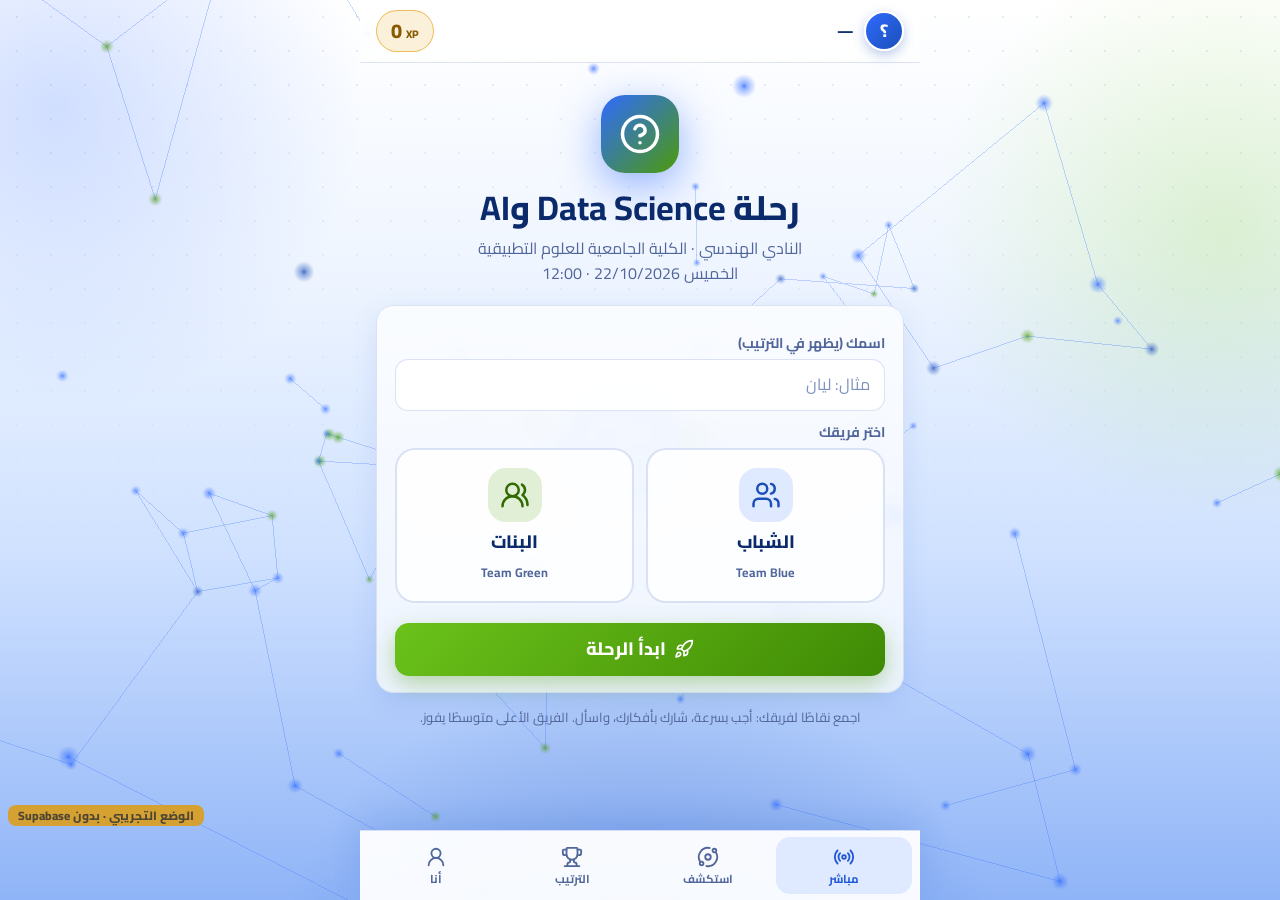
<file: index.html>
<!doctype html>
<html lang="ar" dir="rtl">
<head>
<meta charset="utf-8">
<meta name="viewport" content="width=device-width,initial-scale=1,viewport-fit=cover">
<meta name="theme-color" content="#EEF5FF">
<title>رحلة علم البيانات والذكاء الاصطناعي · UCAS</title>
<meta name="description" content="نشاط تفاعلي مباشر لطلبة علم البيانات والذكاء الاصطناعي الجدد: مسابقات، مجرة وظائف ثلاثية الأبعاد، وتحديات بين الشباب والبنات.">
<link rel="icon" href="data:image/svg+xml,%3Csvg xmlns='http://www.w3.org/2000/svg' viewBox='0 0 32 32'%3E%3Crect width='32' height='32' rx='8' fill='%232F6BFF'/%3E%3Ccircle cx='16' cy='16' r='5' fill='%237ED321'/%3E%3C/svg%3E">
<link rel="preload" href="fonts/cairo-arabic-700-normal.woff2" as="font" type="font/woff2" crossorigin>
<link rel="stylesheet" href="css/base.css">
<link rel="stylesheet" href="css/student.css">
<link rel="stylesheet" href="css/light.css">
</head>
<body>
<div class="stage" id="stage"><canvas id="c3d"></canvas><div class="labels" id="labels"></div></div>
<div id="demo-ribbon" class="hide">الوضع التجريبي · بدون Supabase</div>
<div id="app">
  <header class="top" id="top" hidden>
    <div class="who"><div class="av" id="av">؟</div><div><b id="whoName">—</b><small id="whoLvl"></small></div></div>
    <div class="xpill" id="xpill"><span id="xpv">0</span><small>XP</small></div>
  </header>
  <main id="view" aria-live="polite"></main>
  <nav class="tabs" id="tabs" hidden>
    <button data-tab="live" class="on"><span data-i="radio"></span><b>مباشر</b></button>
    <button data-tab="explore"><span data-i="orbit"></span><b>استكشف</b></button>
    <button data-tab="rank"><span data-i="trophy"></span><b>الترتيب</b></button>
    <button data-tab="me"><span data-i="user-round"></span><b>أنا</b></button>
  </nav>
</div>
<noscript><p style="padding:24px">يتطلب هذا الموقع تفعيل JavaScript.</p></noscript>
<script src="vendor/supabase.js"></script>
<script src="vendor/qrcode.js"></script>
<script type="module" src="js/student.js"></script>
</body>
</html>
</file>
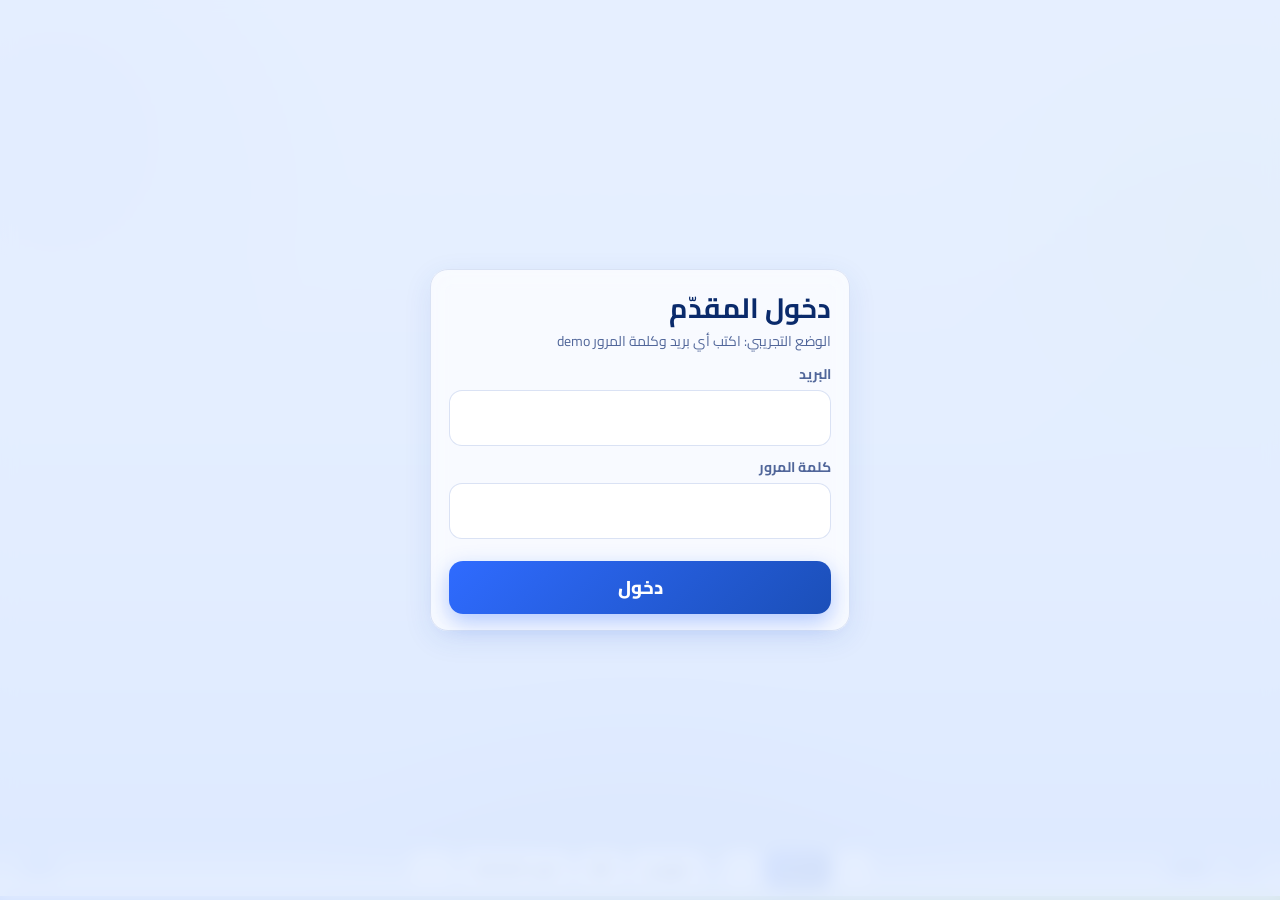
<file: present.html>
<!doctype html>
<html lang="ar" dir="rtl">
<head>
<meta charset="utf-8">
<meta name="viewport" content="width=device-width,initial-scale=1">
<meta name="robots" content="noindex">
<title>شاشة المقدّم · علم البيانات والذكاء الاصطناعي</title>
<link rel="icon" href="data:image/svg+xml,%3Csvg xmlns='http://www.w3.org/2000/svg' viewBox='0 0 32 32'%3E%3Crect width='32' height='32' rx='8' fill='%232F6BFF'/%3E%3Ccircle cx='16' cy='16' r='5' fill='%237ED321'/%3E%3C/svg%3E">
<link rel="stylesheet" href="css/base.css">
<link rel="stylesheet" href="css/present.css">
<link rel="stylesheet" href="css/light.css">
</head>
<body>
<div class="stage" id="stage"><canvas id="c3d"></canvas><div class="labels" id="labels"></div></div>
<div id="scene"></div>
<div id="reactions"></div>

<div id="login" class="overlay">
  <form class="card login" id="loginForm">
    <h2>دخول المقدّم</h2>
    <p id="loginHint" style="color:var(--muted);font-size:14px"></p>
    <label class="f" for="em">البريد</label><input type="text" id="em" autocomplete="username" dir="ltr">
    <label class="f" for="pw">كلمة المرور</label><input type="text" id="pw" autocomplete="current-password" dir="ltr" style="-webkit-text-security:disc">
    <div class="err" id="lerr" style="color:#ffb3c0;min-height:22px;font-weight:700"></div>
    <button class="btn" style="width:100%">دخول</button>
  </form>
</div>

<div id="hud" class="hud">
  <div class="hud-l"><span id="hStat" class="chip">—</span><span id="hClock" class="chip ltr">00:00</span></div>
  <div class="hud-c" id="hBar">
    <button class="btn ghost sm" id="bPrev" title="السابق (←)">‹</button>
    <button class="btn sm" id="bAct" title="Space">التالي</button>
    <button class="btn ghost sm" id="bNext" title="التالي (→)">›</button>
    <span class="sep"></span>
    <button class="btn ghost sm" id="bMenu" title="G">فهرس</button>
    <button class="btn ghost sm" id="bQr" title="Q">QR</button>
    <button class="btn ghost sm" id="bFs" title="F">ملء الشاشة</button>
    <button class="btn ghost sm" id="bMore" title="المزيد">⋯</button>
  </div>
  <div class="hud-r"><span id="hScene" class="chip ltr">1/1</span></div>
  <div class="progress"><i id="hProg"></i></div>
</div>
<div id="menu" class="overlay hide"><div class="card menu"><div class="mh"><h3>فهرس المشاهد</h3><button class="btn ghost sm" id="mClose">إغلاق</button></div><div id="mList"></div></div></div>
<div id="qrov" class="overlay hide"><div class="qrbox"><div id="qrBig"></div><h2>امسح للانضمام</h2><p id="qrUrl" class="ltr"></p></div></div>
<div id="more" class="overlay hide"><div class="card menu" style="max-width:420px"><div class="mh"><h3>أدوات المقدّم</h3><button class="btn ghost sm" id="moClose">إغلاق</button></div>
  <div class="list">
    <button class="btn ghost" id="mSecret">إظهار كلمة السر الختامية</button>
    <button class="btn ghost" id="mReset">تصفير الجلسة (حذف اللاعبين والإجابات)</button>
    <button class="btn ghost" id="mLogout">تسجيل الخروج</button>
    <a class="btn ghost" href="index.html" target="_blank">فتح تطبيق الطلبة</a>
  </div><div id="moOut" style="margin-top:10px;font-size:26px;font-weight:800;text-align:center;direction:ltr"></div></div></div>
<script src="vendor/supabase.js"></script>
<script src="vendor/qrcode.js"></script>
<script type="module" src="js/present.js"></script>
</body>
</html>
</file>
<file: css/base.css>
/* ===== الخطوط (محلية) ===== */
@font-face{font-family:Cairo;font-weight:400;font-display:swap;src:url(../fonts/cairo-arabic-400-normal.woff2) format("woff2");unicode-range:U+0600-06FF,U+0750-077F,U+0870-088E,U+0890-0891,U+0898-08E1,U+08E3-08FF,U+200C-200E,U+2010-2011,U+204F,U+2E41,U+FB50-FDFF,U+FE70-FE74,U+FE76-FEFC}
@font-face{font-family:Cairo;font-weight:600;font-display:swap;src:url(../fonts/cairo-arabic-600-normal.woff2) format("woff2");unicode-range:U+0600-06FF,U+0750-077F,U+0870-088E,U+0890-0891,U+0898-08E1,U+08E3-08FF,U+200C-200E,U+2010-2011,U+204F,U+2E41,U+FB50-FDFF,U+FE70-FE74,U+FE76-FEFC}
@font-face{font-family:Cairo;font-weight:700;font-display:swap;src:url(../fonts/cairo-arabic-700-normal.woff2) format("woff2");unicode-range:U+0600-06FF,U+0750-077F,U+0870-088E,U+0890-0891,U+0898-08E1,U+08E3-08FF,U+200C-200E,U+2010-2011,U+204F,U+2E41,U+FB50-FDFF,U+FE70-FE74,U+FE76-FEFC}
@font-face{font-family:Cairo;font-weight:800;font-display:swap;src:url(../fonts/cairo-arabic-800-normal.woff2) format("woff2");unicode-range:U+0600-06FF,U+0750-077F,U+0870-088E,U+0890-0891,U+0898-08E1,U+08E3-08FF,U+200C-200E,U+2010-2011,U+204F,U+2E41,U+FB50-FDFF,U+FE70-FE74,U+FE76-FEFC}
@font-face{font-family:Cairo;font-weight:400;font-display:swap;src:url(../fonts/cairo-latin-400-normal.woff2) format("woff2");unicode-range:U+0000-00FF,U+0131,U+0152-0153,U+02BB-02BC,U+02C6,U+02DA,U+02DC,U+2000-206F,U+2074,U+20AC,U+2122,U+2191,U+2193,U+2212,U+2215,U+FEFF,U+FFFD}
@font-face{font-family:Cairo;font-weight:600;font-display:swap;src:url(../fonts/cairo-latin-700-normal.woff2) format("woff2");unicode-range:U+0000-00FF,U+0131,U+0152-0153,U+02BB-02BC,U+02C6,U+02DA,U+02DC,U+2000-206F,U+2074,U+20AC,U+2122,U+2191,U+2193,U+2212,U+2215,U+FEFF,U+FFFD}
@font-face{font-family:Cairo;font-weight:700;font-display:swap;src:url(../fonts/cairo-latin-700-normal.woff2) format("woff2");unicode-range:U+0000-00FF,U+0131,U+0152-0153,U+02BB-02BC,U+02C6,U+02DA,U+02DC,U+2000-206F,U+2074,U+20AC,U+2122,U+2191,U+2193,U+2212,U+2215,U+FEFF,U+FFFD}
@font-face{font-family:Cairo;font-weight:800;font-display:swap;src:url(../fonts/cairo-latin-800-normal.woff2) format("woff2");unicode-range:U+0000-00FF,U+0131,U+0152-0153,U+02BB-02BC,U+02C6,U+02DA,U+02DC,U+2000-206F,U+2074,U+20AC,U+2122,U+2191,U+2193,U+2212,U+2215,U+FEFF,U+FFFD}

:root{
  --navy:#0A2A6B;--ink:#061A47;--ink2:#0B2559;--blue:#2F6BFF;--blue2:#6AA2FF;--green:#7ED321;--greend:#5FA812;--amber:#F2A900;--red:#FF5C7A;--violet:#6A5CFF;
  --bg:#05143A;--card:rgba(255,255,255,.07);--card2:rgba(255,255,255,.11);--line:rgba(255,255,255,.14);--text:#F3F7FF;--muted:#A9BAE0;
  --r:18px;--shadow:0 12px 40px rgba(0,0,0,.35);
  --safe-b:env(safe-area-inset-bottom,0px);
}
*{box-sizing:border-box;-webkit-tap-highlight-color:transparent}
html,body{margin:0;height:100%}
body{font-family:Cairo,"Segoe UI",Tahoma,sans-serif;background:var(--bg);color:var(--text);direction:rtl;font-size:16px;line-height:1.6;overflow-x:hidden}
h1,h2,h3,h4,p{margin:0}
button{font:inherit;color:inherit;cursor:pointer;border:0;background:none}
input,textarea,select{font:inherit;color:inherit}
a{color:var(--blue2)}
.ic{flex:none;vertical-align:middle}
bdi.en,.en{unicode-bidi:isolate;direction:ltr;font-weight:700}
.ltr{direction:ltr;unicode-bidi:isolate;display:inline-block}
.hide{display:none!important}
.sr{position:absolute;width:1px;height:1px;overflow:hidden;clip:rect(0 0 0 0)}
:focus-visible{outline:3px solid var(--green);outline-offset:2px;border-radius:8px}

/* أزرار */
.btn{display:inline-flex;align-items:center;justify-content:center;gap:8px;padding:12px 20px;border-radius:14px;font-weight:800;background:linear-gradient(135deg,var(--blue),#1B4FB8);color:#fff;box-shadow:0 8px 22px rgba(47,107,255,.35);transition:transform .15s,filter .15s,opacity .15s;min-height:46px}
.btn:hover{filter:brightness(1.1)}.btn:active{transform:scale(.96)}
.btn.green{background:linear-gradient(135deg,var(--green),var(--greend));color:#0A2A6B;box-shadow:0 8px 22px rgba(126,211,33,.3)}
.btn.ghost{background:var(--card);box-shadow:none;border:1px solid var(--line)}
.btn.sm{padding:7px 14px;min-height:36px;border-radius:11px;font-size:14px}
.btn:disabled{opacity:.45;pointer-events:none}
.card{background:var(--card);border:1px solid var(--line);border-radius:var(--r);padding:16px 18px;backdrop-filter:blur(10px);-webkit-backdrop-filter:blur(10px)}
.chip{display:inline-flex;align-items:center;gap:6px;padding:4px 12px;border-radius:99px;background:rgba(47,107,255,.2);border:1px solid rgba(106,162,255,.4);font-weight:700;font-size:13px;color:#cfe0ff}
.chip.g{background:rgba(126,211,33,.16);border-color:rgba(126,211,33,.45);color:#d7f5a8}
.tchip{display:inline-flex;align-items:center;gap:5px;padding:2px 10px;border-radius:99px;font-size:12.5px;font-weight:800}
.tchip.shabab{background:rgba(47,107,255,.25);color:#bcd2ff}.tchip.banat{background:rgba(126,211,33,.22);color:#d3f4a0}
input[type=text],textarea,select{width:100%;background:rgba(255,255,255,.08);border:1.5px solid var(--line);border-radius:13px;padding:12px 14px;outline:0;transition:border .15s,background .15s}
input[type=text]:focus,textarea:focus{border-color:var(--blue2);background:rgba(255,255,255,.12)}
::placeholder{color:#8ea3d3}
textarea{resize:vertical;min-height:80px}
label.f{display:block;font-weight:700;font-size:14px;color:var(--muted);margin:10px 0 5px}

/* تراكب ثلاثي الأبعاد */
.stage{position:absolute;inset:0;overflow:hidden;background:radial-gradient(ellipse at 50% 20%,#123a8c 0%,#071f55 45%,#04112f 100%)}
.stage canvas{position:absolute;inset:0;width:100%;height:100%;display:block}
.stage .labels{position:absolute;inset:0;pointer-events:none;overflow:hidden}
.lbl3d{position:absolute;left:0;top:0;white-space:nowrap;text-align:center;padding:5px 12px;border-radius:12px;background:rgba(5,20,58,.72);border:1px solid var(--line);backdrop-filter:blur(6px);font-size:13px;line-height:1.25;will-change:transform;transition:background .2s,border-color .2s}
.lbl3d b{display:block;font-weight:800;font-size:14px}.lbl3d span{display:block;font-size:11.5px;color:var(--muted);direction:ltr}
.lbl3d.data{border-color:rgba(106,162,255,.7)}.lbl3d.ai{border-color:rgba(126,211,33,.7)}
.lbl3d.sel{background:rgba(47,107,255,.55);border-color:#fff;box-shadow:0 0 22px rgba(106,162,255,.7)}
.lbl3d.core{background:transparent;border:0;backdrop-filter:none;font-size:15px}
.lbl3d.core b{font-size:17px;letter-spacing:.5px}
.lbl3d.venn{background:transparent;border:0;backdrop-filter:none;text-shadow:0 2px 14px #000}
.lbl3d.venn b{font-size:clamp(15px,2.2vw,24px)}.lbl3d.venn i{display:block;font-style:normal;font-size:12px;color:#cfe0ff}
.lbl3d.venn.m{font-size:14px}
.lbl3d.tower{background:rgba(5,20,58,.6);padding:8px 18px}.lbl3d.tower b{font-size:18px}
.lbl3d.tower .sc{font-size:32px;font-weight:800;color:#fff;direction:ltr}
.lbl3d.tower.shabab{border-color:var(--blue)}.lbl3d.tower.banat{border-color:var(--green)}
.lbl3d.year b{font-size:15px}.lbl3d.year{border-color:rgba(255,255,255,.4)}

/* تأثيرات */
#confetti{position:fixed;inset:0;width:100%;height:100%;pointer-events:none;z-index:99}
#toasts{position:fixed;left:50%;transform:translateX(-50%);bottom:calc(88px + var(--safe-b));z-index:100;display:flex;flex-direction:column;gap:8px;align-items:center;pointer-events:none}
.toast{background:#0B2559;border:1px solid var(--line);padding:10px 18px;border-radius:14px;font-weight:700;box-shadow:var(--shadow);opacity:0;transform:translateY(10px);transition:.25s}
.toast.in{opacity:1;transform:none}.toast.ok{border-color:var(--green)}.toast.bad{border-color:var(--red)}
.float-react{position:absolute;bottom:-40px;font-size:38px;animation:floatUp 3.1s ease-out forwards;pointer-events:none;z-index:50;filter:drop-shadow(0 4px 8px rgba(0,0,0,.4))}
@keyframes floatUp{0%{transform:translate(0,0) scale(.6);opacity:0}12%{opacity:1}100%{transform:translate(var(--dx),-82vh) scale(1.3);opacity:0}}
@keyframes pop{0%{transform:scale(.7);opacity:0}60%{transform:scale(1.08)}100%{transform:scale(1);opacity:1}}
@keyframes pulse{0%,100%{box-shadow:0 0 0 0 rgba(126,211,33,.5)}50%{box-shadow:0 0 0 10px rgba(126,211,33,0)}}
@keyframes shake{0%,100%{transform:none}20%,60%{transform:translateX(-7px)}40%,80%{transform:translateX(7px)}}
@keyframes rise{from{transform:translateY(14px);opacity:0}to{transform:none;opacity:1}}
.rise{animation:rise .5s both}
@media (prefers-reduced-motion:reduce){*{animation-duration:.001s!important;transition-duration:.001s!important}}

/* شارات وتقدم */
.bar{height:10px;border-radius:99px;background:rgba(255,255,255,.12);overflow:hidden}
.bar>i{display:block;height:100%;border-radius:99px;background:linear-gradient(90deg,var(--blue),var(--green));transition:width .8s cubic-bezier(.2,.8,.2,1)}
.bdg{display:flex;flex-direction:column;align-items:center;text-align:center;gap:2px;padding:12px 8px;border-radius:16px;background:rgba(255,255,255,.05);border:1px dashed var(--line);opacity:.5;filter:grayscale(1)}
.bdg b{font-size:13px}.bdg small{font-size:11px;color:var(--muted);line-height:1.3}
.bdg.on{opacity:1;filter:none;border:1px solid var(--green);background:linear-gradient(160deg,rgba(126,211,33,.2),rgba(47,107,255,.15));animation:pop .5s}
.bdg.on .ic{color:var(--amber)}
</file>
<file: css/student.css>
body{overscroll-behavior-y:contain}
.stage{position:fixed}
#demo-ribbon{position:fixed;bottom:calc(74px + var(--safe-b));left:8px;z-index:60;opacity:.8;background:var(--amber);color:#3a2800;font-weight:800;font-size:12px;padding:1px 10px;border-radius:8px}
#app{position:relative;z-index:2;min-height:100dvh;max-width:560px;margin:0 auto;display:flex;flex-direction:column}
.top{position:sticky;top:0;z-index:20;display:flex;align-items:center;justify-content:space-between;padding:calc(10px + env(safe-area-inset-top,0px)) 16px 10px;background:linear-gradient(180deg,rgba(5,20,58,.92),rgba(5,20,58,.6));backdrop-filter:blur(10px);-webkit-backdrop-filter:blur(10px);border-bottom:1px solid var(--line)}
.who{display:flex;align-items:center;gap:10px}.who b{display:block;line-height:1.2;font-size:15px}.who small{color:var(--muted);font-size:12px}
.av{width:40px;height:40px;border-radius:50%;display:grid;place-items:center;font-weight:800;font-size:18px;background:linear-gradient(135deg,var(--blue),#1B4FB8);border:2px solid rgba(255,255,255,.35)}
.av.banat{background:linear-gradient(135deg,var(--green),var(--greend));color:#0A2A6B}
.xpill{display:flex;align-items:baseline;gap:4px;background:rgba(242,169,0,.16);border:1px solid rgba(242,169,0,.6);color:#ffd66b;padding:4px 14px;border-radius:99px;font-weight:800;font-size:20px;direction:ltr}
.xpill small{font-size:11px}
.xpill.bump{animation:pop .5s}
#view{flex:1;padding:14px 16px calc(96px + var(--safe-b));display:flex;flex-direction:column;gap:14px}
.tabs{position:fixed;bottom:0;left:50%;transform:translateX(-50%);width:min(560px,100%);z-index:30;display:grid;grid-template-columns:repeat(4,1fr);padding:6px 8px calc(6px + var(--safe-b));background:rgba(5,20,58,.94);backdrop-filter:blur(12px);-webkit-backdrop-filter:blur(12px);border-top:1px solid var(--line)}
.tabs button{display:flex;flex-direction:column;align-items:center;gap:1px;padding:6px 0;border-radius:14px;color:var(--muted);transition:.2s}
.tabs button b{font-size:11.5px}
.tabs button.on{color:#fff;background:rgba(47,107,255,.28)}
.tabs button.on .ic{color:var(--green)}
.tabs button.dot::after{content:"";position:absolute;width:9px;height:9px;border-radius:50%;background:var(--red);margin-top:4px;margin-inline-start:22px}

/* الانضمام */
.hero{text-align:center;padding:18px 4px 4px}
.hero .logo{display:inline-grid;place-items:center;width:78px;height:78px;border-radius:24px;background:linear-gradient(135deg,var(--blue),var(--green));box-shadow:0 12px 40px rgba(47,107,255,.5);animation:pulse 2.4s infinite}
.hero h1{font-size:clamp(25px,7vw,34px);line-height:1.25;margin:14px 0 6px;font-weight:800}
.hero p{color:var(--muted)}
.teams{display:grid;grid-template-columns:1fr 1fr;gap:12px}
.teams button{padding:18px 8px;border-radius:20px;border:2px solid var(--line);background:var(--card);display:flex;flex-direction:column;align-items:center;gap:6px;font-weight:800;font-size:18px;transition:.2s}
.teams button .big{width:54px;height:54px;border-radius:18px;display:grid;place-items:center}
.teams button[data-team=shabab] .big{background:rgba(47,107,255,.3);color:#cfe0ff}
.teams button[data-team=banat] .big{background:rgba(126,211,33,.28);color:#e1f8b8}
.teams button.on[data-team=shabab]{border-color:var(--blue);background:rgba(47,107,255,.25);transform:scale(1.03)}
.teams button.on[data-team=banat]{border-color:var(--green);background:rgba(126,211,33,.2);transform:scale(1.03)}
.teams small{font-weight:600;color:var(--muted);font-size:12.5px}
.err{color:#ffb3c0;font-weight:700;font-size:14px;min-height:20px}

/* البطاقة المباشرة */
.live-head{display:flex;align-items:center;justify-content:space-between;gap:10px}
.live-head h2{font-size:21px;line-height:1.35}
.dotlive{display:inline-flex;align-items:center;gap:6px;font-size:12px;font-weight:800;color:#ffd0d8}
.dotlive::before{content:"";width:9px;height:9px;border-radius:50%;background:var(--red);animation:pulse2 1.4s infinite}
@keyframes pulse2{50%{opacity:.25}}
.now h2{font-size:24px;margin:8px 0 4px}.now p{color:var(--muted)}
.react{display:grid;grid-template-columns:repeat(5,1fr);gap:8px}
.react button{font-size:28px;padding:8px 0;border-radius:16px;background:var(--card);border:1px solid var(--line);transition:transform .12s}
.react button:active{transform:scale(1.35) rotate(-6deg)}
.prog{display:flex;align-items:center;gap:10px;font-size:13px;color:var(--muted)}.prog .bar{flex:1}

/* الأسئلة */
.q{display:flex;flex-direction:column;gap:12px}
.q .qbody{font-size:21px;font-weight:800;line-height:1.5}
.q .media{border-radius:16px;overflow:hidden;aspect-ratio:360/230;background:#0b2559}
.timer{display:flex;align-items:center;gap:10px}
.timer .bar{flex:1;height:12px}.timer .bar>i{transition:width .2s linear;background:linear-gradient(90deg,var(--green),var(--amber),var(--red));background-size:300% 100%}
.timer b{font-size:22px;min-width:38px;direction:ltr;text-align:center;font-variant-numeric:tabular-nums}
.opts{display:grid;gap:10px}
.opt{display:flex;align-items:center;gap:12px;text-align:start;padding:14px 16px;border-radius:16px;background:var(--card);border:2px solid var(--line);font-weight:700;font-size:17px;transition:.15s;min-height:58px}
.opt .k{width:34px;height:34px;border-radius:11px;display:grid;place-items:center;background:rgba(255,255,255,.1);font-weight:800;flex:none}
.opt:active{transform:scale(.97)}
.opt.sel{border-color:var(--blue2);background:rgba(47,107,255,.3)}
.opt.ok{border-color:var(--green);background:rgba(126,211,33,.25)}
.opt.ok .k{background:var(--green);color:#0A2A6B}
.opt.no{border-color:var(--red);background:rgba(255,92,122,.2);animation:shake .4s}
.opt[disabled]{pointer-events:none}.opt.dim{opacity:.45}
.tf{grid-template-columns:1fr 1fr}.tf .opt{justify-content:center;font-size:22px;min-height:84px;flex-direction:column;gap:4px}
.verdict{text-align:center;padding:16px}
.verdict .big{font-size:34px;font-weight:800;margin:4px 0}
.verdict.ok{border-color:var(--green);background:linear-gradient(160deg,rgba(126,211,33,.22),rgba(47,107,255,.12))}
.verdict.no{border-color:var(--red);background:rgba(255,92,122,.12)}
.pts{display:inline-block;padding:2px 14px;border-radius:99px;background:rgba(242,169,0,.2);color:#ffd66b;font-weight:800;font-size:20px;direction:ltr}
.why{margin-top:8px;color:#d6e2ff;font-size:15px}

/* لوحات */
.list{display:flex;flex-direction:column;gap:10px}
.row{display:flex;align-items:center;gap:12px}
.row .grow{flex:1;min-width:0}
.idea h4{font-size:17px}.idea p{font-size:14px;color:#cfdcff}
.idea .meta{font-size:12px;color:var(--muted);display:flex;gap:8px;align-items:center;margin-top:4px;flex-wrap:wrap}
.vbtn{display:flex;flex-direction:column;align-items:center;min-width:56px;padding:8px 10px;border-radius:14px;background:var(--card2);border:1px solid var(--line);font-weight:800}
.vbtn.on{background:rgba(126,211,33,.28);border-color:var(--green)}
.vbtn small{font-size:11px;color:var(--muted)}
.tbar{display:grid;gap:8px}
.tbar .t{display:grid;grid-template-columns:78px 1fr 60px;gap:10px;align-items:center;font-weight:800}
.tbar .bar{height:22px}.tbar .shabab i{background:linear-gradient(90deg,#1B4FB8,var(--blue))}.tbar .banat i{background:linear-gradient(90deg,var(--greend),var(--green))}
.tbar .v{direction:ltr;text-align:left}
.lb{display:grid;grid-template-columns:34px 1fr auto;gap:10px;align-items:center;padding:10px 12px;border-radius:14px;background:var(--card);border:1px solid transparent}
.lb.me{border-color:var(--amber);background:rgba(242,169,0,.14)}
.lb .rk{font-weight:800;text-align:center;color:var(--muted)}.lb:nth-child(1) .rk{color:#ffd66b}.lb:nth-child(2) .rk{color:#d6dde8}.lb:nth-child(3) .rk{color:#e6a572}
.lb .x{font-weight:800;direction:ltr}
.stats{display:grid;grid-template-columns:repeat(3,1fr);gap:10px}
.stats .s{text-align:center;padding:12px 6px}.stats .s b{display:block;font-size:24px;font-weight:800;direction:ltr}.stats .s small{color:var(--muted);font-size:12px}
.bgrid{display:grid;grid-template-columns:repeat(3,1fr);gap:10px}
.seg{display:grid;grid-template-columns:repeat(3,1fr);gap:6px;padding:5px;background:rgba(5,20,58,.75);border:1px solid var(--line);border-radius:16px;backdrop-filter:blur(8px)}
.seg button{padding:9px 4px;border-radius:12px;font-weight:800;font-size:14px;color:var(--muted)}
.seg button.on{background:linear-gradient(135deg,var(--blue),#1B4FB8);color:#fff}
.explore{flex:1;display:flex;flex-direction:column;gap:12px;pointer-events:none;min-height:calc(100dvh - 190px)}
.explore>*{pointer-events:auto}
.explore .spacer{flex:1;pointer-events:none;min-height:46vh}
.sheet{background:rgba(5,20,58,.88);border:1px solid var(--line);border-radius:22px;padding:16px;backdrop-filter:blur(14px);-webkit-backdrop-filter:blur(14px);animation:rise .4s both}
.sheet h3{font-size:20px}.sheet .sub{color:var(--green);font-weight:800;direction:ltr;text-align:start}
.tags{display:flex;flex-wrap:wrap;gap:6px;margin:8px 0}
.stars{display:flex;gap:6px;direction:ltr;justify-content:center}.stars button{font-size:30px;filter:grayscale(1);opacity:.6;transition:.15s}.stars button.on{filter:none;opacity:1;transform:scale(1.12)}
.big-count{font-size:64px;font-weight:800;text-align:center;direction:ltr;font-variant-numeric:tabular-nums;line-height:1.1}
.yrs{display:grid;grid-template-columns:repeat(4,1fr);gap:8px}
.yrs button{padding:10px 0;border-radius:14px;background:var(--card);border:1px solid var(--line);font-weight:800}
.yrs button.on{background:var(--green);color:#0A2A6B;border-color:var(--green)}
.course{display:flex;justify-content:space-between;gap:8px;padding:6px 0;border-bottom:1px dashed var(--line);font-size:14px}.course span:last-child{color:var(--muted)}
.lvlup{position:fixed;inset:0;z-index:90;display:grid;place-items:center;background:rgba(2,10,30,.8);backdrop-filter:blur(6px);animation:rise .3s both}
.lvlup .box{text-align:center;padding:28px 34px;border-radius:28px;background:linear-gradient(160deg,#123a8c,#0a2a6b);border:2px solid var(--green);animation:pop .6s both;max-width:86vw}
.lvlup .box .ic{color:var(--amber)}
</file>
<file: css/light.css>
/* ===== الثيم الفاتح: أبيض ← أزرق (يُحمَّل بعد باقي الملفات) ===== */
:root{
  --bg:#EAF2FF;--text:#0A2A6B;--muted:#51669A;--card:rgba(255,255,255,.74);--card2:rgba(255,255,255,.92);--line:rgba(27,79,184,.16);
  --blue2:#1F57D6;--green:#4C9A0A;--greend:#3C7C08;--red:#D6334F;--amber:#E39A00;--shadow:0 14px 40px rgba(27,79,184,.16);
}
body{color:var(--text);background:linear-gradient(180deg,#fff 0%,#EEF5FF 35%,#BCD5FF 100%) fixed}
a{color:#1F57D6}
.stage{background:linear-gradient(180deg,#FFFFFF 0%,#F0F6FF 28%,#CFE1FF 62%,#8FB4F7 100%)}
.stage::before{content:"";position:absolute;inset:-10%;pointer-events:none;background:
  radial-gradient(40vmax 40vmax at 12% 18%,rgba(47,107,255,.20),transparent 60%),
  radial-gradient(38vmax 38vmax at 88% 30%,rgba(126,211,33,.20),transparent 60%),
  radial-gradient(46vmax 46vmax at 50% 105%,rgba(27,79,184,.35),transparent 65%);animation:drift 22s ease-in-out infinite alternate}
.stage::after{content:"";position:absolute;inset:0;pointer-events:none;background-image:radial-gradient(rgba(27,79,184,.22) 1.2px,transparent 1.4px);background-size:34px 34px;-webkit-mask-image:linear-gradient(180deg,#000,transparent 70%);mask-image:linear-gradient(180deg,#000,transparent 70%);opacity:.5}
.stage canvas,.stage .labels{z-index:1}
@keyframes drift{from{transform:translate3d(-2%,-1%,0) scale(1)}to{transform:translate3d(2%,2%,0) scale(1.08)}}
.btn.ghost{background:rgba(255,255,255,.8);color:var(--text);border:1px solid var(--line)}
.btn.green{background:linear-gradient(135deg,#6BC21A,#3F8A05);color:#fff;box-shadow:0 8px 22px rgba(76,154,10,.35)}
.card{background:var(--card);box-shadow:0 8px 28px rgba(27,79,184,.10);border-color:rgba(255,255,255,.9);outline:1px solid var(--line);outline-offset:-1px}
.chip{background:rgba(47,107,255,.12);border-color:rgba(47,107,255,.35);color:#1B4FB8}
.chip.g{background:rgba(76,154,10,.13);border-color:rgba(76,154,10,.4);color:#2F6B00}
.tchip.shabab{background:rgba(47,107,255,.14);color:#1B4FB8}.tchip.banat{background:rgba(76,154,10,.15);color:#2F6B00}
input[type=text],textarea,select{background:rgba(255,255,255,.9);color:var(--text);border-color:var(--line)}
input[type=text]:focus,textarea:focus{background:#fff;border-color:var(--blue)}
::placeholder{color:#7C91BD}
.lbl3d{background:rgba(255,255,255,.88);color:var(--text);border-color:var(--line);box-shadow:0 6px 18px rgba(27,79,184,.15)}
.lbl3d span{color:var(--muted)}.lbl3d.data{border-color:rgba(47,107,255,.6)}.lbl3d.ai{border-color:rgba(76,154,10,.6)}
.lbl3d.sel{background:#2F6BFF;color:#fff;border-color:#fff;box-shadow:0 0 22px rgba(47,107,255,.6)}.lbl3d.sel span{color:#dbe7ff}
.lbl3d.core{background:transparent;box-shadow:none;color:#fff;text-shadow:0 1px 6px rgba(10,42,107,.6)}.lbl3d.core span{color:#fff}
.lbl3d.venn{background:transparent;box-shadow:none;text-shadow:0 1px 10px #fff}.lbl3d.venn i{color:var(--muted)}
.lbl3d.tower{background:rgba(255,255,255,.9)}.lbl3d.tower .sc{color:var(--text)}
.toast{background:#fff;color:var(--text);box-shadow:var(--shadow)}
.bar{background:rgba(27,79,184,.12)}
.bdg{background:rgba(255,255,255,.55)}.bdg.on{background:linear-gradient(160deg,rgba(76,154,10,.15),rgba(47,107,255,.12));border-color:#4C9A0A}.bdg.on .ic{color:#D98E00}
/* الطلبة */
.top{background:linear-gradient(180deg,rgba(255,255,255,.95),rgba(255,255,255,.7));border-bottom-color:var(--line)}
.av{color:#fff;border-color:#fff;box-shadow:0 4px 12px rgba(27,79,184,.3)}.av.banat{color:#fff}
.xpill{background:rgba(227,154,0,.14);border-color:rgba(227,154,0,.6);color:#8A5A00}
.tabs{background:rgba(255,255,255,.94);border-top-color:var(--line);box-shadow:0 -8px 30px rgba(27,79,184,.12)}
.tabs button.on{color:var(--blue2);background:rgba(47,107,255,.12)}.tabs button.on .ic{color:var(--blue2)}
.hero .logo{color:#fff}
.teams button{background:rgba(255,255,255,.85);color:var(--text)}
.teams button[data-team=shabab] .big{background:rgba(47,107,255,.15);color:#1B4FB8}.teams button[data-team=banat] .big{background:rgba(76,154,10,.16);color:#2F6B00}
.teams button.on[data-team=shabab]{background:rgba(47,107,255,.14)}.teams button.on[data-team=banat]{background:rgba(76,154,10,.14)}
.err{color:#C62848}.dotlive{color:#C62848}
.react button{background:rgba(255,255,255,.88)}
.opt{background:rgba(255,255,255,.9);color:var(--text)}.opt .k{background:rgba(27,79,184,.10)}
.opt.sel{background:rgba(47,107,255,.16);border-color:var(--blue)}
.opt.ok{background:rgba(76,154,10,.18);border-color:#4C9A0A}.opt.ok .k{background:#4C9A0A;color:#fff}
.opt.no{background:rgba(214,51,79,.12);border-color:#D6334F}
.verdict.ok{background:linear-gradient(160deg,rgba(76,154,10,.16),rgba(255,255,255,.8))}.verdict.no{background:rgba(214,51,79,.08)}
.pts{background:rgba(227,154,0,.16);color:#8A5A00}
.why{color:#243b73}.idea p{color:#33497f}
.vbtn{background:rgba(255,255,255,.9)}.vbtn.on{background:rgba(76,154,10,.18);border-color:#4C9A0A}
.lb{background:rgba(255,255,255,.82)}.lb.me{background:rgba(227,154,0,.14);border-color:#E39A00}
.lb:nth-child(1) .rk{color:#C98400}.lb:nth-child(2) .rk{color:#7B8AA8}.lb:nth-child(3) .rk{color:#B3763A}.lb .x{color:var(--text)}
.seg{background:rgba(255,255,255,.88)}.seg button.on{color:#fff}
.sheet{background:rgba(255,255,255,.92);box-shadow:var(--shadow)}
.yrs button{background:rgba(255,255,255,.9);color:var(--text)}.yrs button.on{background:#4C9A0A;color:#fff;border-color:#4C9A0A}
.lvlup{background:rgba(10,42,107,.45)}.lvlup .box{background:#fff;color:var(--text);border-color:#4C9A0A}
.tbar .shabab i{background:linear-gradient(90deg,#1B4FB8,#2F6BFF)}.tbar .banat i{background:linear-gradient(90deg,#3C7C08,#6BC21A)}
.stars button{filter:grayscale(1);opacity:.45}
/* المقدّم */
.overlay{background:rgba(228,238,255,.92)}
.hud{background:linear-gradient(0deg,rgba(255,255,255,.92),transparent)}
.progress{background:rgba(27,79,184,.12)}
.hud .sep{background:var(--line)}
#mList button:hover,#mList button.on{background:rgba(47,107,255,.15)}#mList .k{background:rgba(27,79,184,.10)}
.pc{background:rgba(255,255,255,.80);color:var(--text);border-color:rgba(255,255,255,.95);box-shadow:0 10px 34px rgba(27,79,184,.13);outline:1px solid var(--line);outline-offset:-1px}
.pc p{color:#243b73}.pc .sm,.sm{color:var(--muted)}
.hd h1,.qtext,.big-title{text-shadow:none;color:var(--text)}
.hd h1::after{content:"";display:block;width:64px;height:5px;border-radius:99px;margin-top:6px;background:linear-gradient(90deg,var(--blue),var(--green))}
.grad{background:linear-gradient(90deg,#1B4FB8,#3C7C08);-webkit-background-clip:text;background-clip:text;color:transparent}
.ico.b{background:rgba(47,107,255,.15);color:#1B4FB8}.ico.g{background:rgba(76,154,10,.16);color:#2F6B00}.ico.a{background:rgba(227,154,0,.18);color:#8A5A00}.ico.n{background:rgba(106,92,255,.16);color:#4A3FD0}.ico.r{background:rgba(214,51,79,.14);color:#B52341}
.num.b{color:#1F57D6}.num.g{color:#3C7C08}.num.r{color:#D6334F}.num.a{color:#C98400}
.foot{background:linear-gradient(90deg,rgba(47,107,255,.16),rgba(76,154,10,.16));color:var(--text)}
.qo{background:rgba(255,255,255,.88);color:var(--text)}.qo .k{background:rgba(27,79,184,.10)}.qo .fill{background:rgba(47,107,255,.22)}
.qo.ok{background:rgba(76,154,10,.20);border-color:#4C9A0A;box-shadow:0 0 36px rgba(76,154,10,.35)}.qo.ok .fill{background:rgba(76,154,10,.30)}.qo .cnt{color:var(--blue2)}
.why{background:rgba(76,154,10,.14);border-color:rgba(76,154,10,.5);color:var(--text)}
.tb{background:rgba(255,255,255,.82)}
.lbrow{background:rgba(255,255,255,.88)}.lbrow .x{color:#8A5A00}
.pipe .orb{background:#fff;color:#1B4FB8;border-color:#2F6BFF;box-shadow:0 8px 24px rgba(47,107,255,.3)}.pipe .st:nth-child(4n+3) .orb{background:#fff;color:#3C7C08;border-color:#4C9A0A}
.pipe .arr{color:#6F8FD0}
.sheet3d{background:rgba(255,255,255,.92);box-shadow:var(--shadow)}
.yrbtn button{background:rgba(255,255,255,.92);color:var(--text)}.yrbtn button.on{background:#4C9A0A;color:#fff}
.vbarw{background:rgba(27,79,184,.12)}.vcount{color:#3C7C08}
.pic{background:#fff;box-shadow:var(--shadow)}
.qrbox svg{box-shadow:0 0 60px rgba(27,79,184,.35)}
.qrbox h2{color:var(--text)}
</file>
<file: css/present.css>
html,body{height:100%;overflow:hidden}
body{font-size:clamp(14px,1.45vw,22px)}
.stage{position:fixed}
#scene{position:fixed;inset:0;z-index:5;padding:clamp(18px,3.2vw,56px) clamp(20px,4vw,72px) clamp(70px,8vh,96px);display:flex;flex-direction:column;overflow:hidden}
#scene.passthru{pointer-events:none}#scene.passthru .keep{pointer-events:auto}
.overlay{position:fixed;inset:0;z-index:80;display:grid;place-items:center;background:rgba(3,12,35,.86);backdrop-filter:blur(8px)}
.login{width:min(420px,92vw)}
.hud{position:fixed;left:0;right:0;bottom:0;z-index:70;display:flex;align-items:center;justify-content:space-between;gap:10px;padding:8px 16px 12px;background:linear-gradient(0deg,rgba(3,12,35,.85),transparent);transition:opacity .4s}
.hud.idle{opacity:0}.hud.idle:hover{opacity:1}
.hud-c{display:flex;gap:6px;align-items:center}.hud-l,.hud-r{display:flex;gap:6px;min-width:150px}.hud-r{justify-content:flex-end}
.hud .sep{width:1px;height:22px;background:var(--line);margin:0 4px}
.progress{position:absolute;left:0;right:0;bottom:0;height:4px;background:rgba(255,255,255,.1)}.progress i{display:block;height:100%;background:linear-gradient(90deg,var(--blue),var(--green));transition:width .5s}
.menu{width:min(720px,94vw);max-height:84vh;overflow:auto}.mh{display:flex;justify-content:space-between;align-items:center;margin-bottom:10px}
#mList button{display:flex;gap:10px;width:100%;text-align:start;padding:7px 10px;border-radius:10px;align-items:center}
#mList button:hover,#mList button.on{background:rgba(47,107,255,.3)}#mList small{color:var(--muted);min-width:34px;direction:ltr}
#mList .k{font-size:11px;padding:1px 8px;border-radius:99px;background:rgba(255,255,255,.1);color:var(--muted)}
.qrbox{text-align:center}.qrbox svg{width:min(60vh,70vw);height:auto;border-radius:24px;box-shadow:0 0 80px rgba(47,107,255,.6)}.qrbox h2{margin:14px 0 4px;font-size:clamp(26px,4vw,46px)}
#reactions{position:fixed;inset:0;z-index:60;pointer-events:none;overflow:hidden}

/* هيكل المشهد */
.hd{display:flex;align-items:center;gap:16px;margin-bottom:clamp(10px,1.8vw,28px);flex:none}
.hd h1{font-size:clamp(26px,3.6vw,58px);line-height:1.2;font-weight:800;text-shadow:0 3px 24px rgba(0,0,0,.5)}
.hd .chip{font-size:clamp(12px,1.1vw,17px)}
.body{flex:1;min-height:0;display:flex;flex-direction:column;gap:clamp(10px,1.4vw,22px)}
.grid{display:grid;gap:clamp(10px,1.3vw,20px);align-content:center;flex:1;min-height:0}
.pc{background:rgba(6,26,71,.66);border:1px solid var(--line);border-radius:clamp(14px,1.6vw,24px);padding:clamp(12px,1.5vw,24px);backdrop-filter:blur(10px);animation:rise .55s both}
.pc h3{font-size:clamp(17px,1.9vw,30px);line-height:1.3;margin-bottom:4px}
.pc p{font-size:clamp(14px,1.45vw,23px);color:#dbe6ff}
.pc .sm{font-size:clamp(12px,1.1vw,17px);color:var(--muted)}
.ico{width:clamp(40px,4.2vw,66px);height:clamp(40px,4.2vw,66px);border-radius:18px;display:grid;place-items:center;flex:none}
.ico .ic{width:55%;height:55%}
.ico.b{background:rgba(47,107,255,.32);color:#cfe0ff}.ico.g{background:rgba(126,211,33,.28);color:#e2f8b9}.ico.a{background:rgba(242,169,0,.28);color:#ffe29a}.ico.n{background:rgba(106,92,255,.32);color:#d9d4ff}.ico.r{background:rgba(255,92,122,.28);color:#ffd0d8}
.rowc{display:flex;align-items:center;gap:clamp(10px,1.2vw,18px)}
.num{font-size:clamp(30px,4.4vw,70px);font-weight:800;line-height:1;direction:ltr;font-variant-numeric:tabular-nums}
.num.b{color:var(--blue2)}.num.g{color:var(--green)}.num.r{color:var(--red)}.num.a{color:var(--amber)}
.foot{text-align:center;font-weight:700;font-size:clamp(14px,1.5vw,24px);padding:clamp(8px,1vw,16px);border-radius:16px;background:linear-gradient(90deg,rgba(47,107,255,.3),rgba(126,211,33,.25));animation:rise .6s .3s both}
.src{font-size:clamp(11px,1vw,15px);color:var(--muted)}
.big-title{font-size:clamp(34px,6vw,100px);line-height:1.15;font-weight:800;text-shadow:0 4px 40px rgba(0,0,0,.6)}
.center{flex:1;display:flex;flex-direction:column;align-items:center;justify-content:center;text-align:center;gap:clamp(8px,1.5vw,24px)}
.grad{background:linear-gradient(90deg,#6AA2FF,#7ED321);-webkit-background-clip:text;background-clip:text;color:transparent}
.split{display:grid;grid-template-columns:1fr 1fr;gap:clamp(12px,1.6vw,26px);flex:1;min-height:0;align-items:stretch}
.split.r13{grid-template-columns:1.25fr 1fr}
ul.ul{list-style:none;padding:0;margin:0;display:flex;flex-direction:column;gap:clamp(6px,.8vw,12px)}
ul.ul li{position:relative;padding-inline-start:1.5em;font-size:clamp(14px,1.45vw,23px)}
ul.ul li::before{content:"";position:absolute;inset-inline-start:0;top:.6em;width:.6em;height:.6em;border-radius:50%;background:var(--green)}
ul.ul.no li::before{background:var(--red)}
.qcode{font-size:clamp(40px,7vw,120px);font-weight:800;letter-spacing:.1em;direction:ltr}

/* الأسئلة */
.qwrap{display:grid;grid-template-columns:1fr;gap:clamp(10px,1.4vw,22px);flex:1;min-height:0}
.qwrap.media{grid-template-columns:1fr 1.15fr}
.qtext{font-size:clamp(24px,3.2vw,52px);font-weight:800;line-height:1.35;text-shadow:0 3px 24px rgba(0,0,0,.5)}
.qmedia{border-radius:24px;overflow:hidden;align-self:center;aspect-ratio:360/230;box-shadow:var(--shadow)}
.qopts{display:grid;gap:clamp(8px,1vw,16px);align-content:center}
.qopts.tf{grid-template-columns:1fr 1fr}
.qo{position:relative;overflow:hidden;display:flex;align-items:center;gap:14px;padding:clamp(12px,1.4vw,22px) clamp(14px,1.6vw,26px);border-radius:20px;background:rgba(6,26,71,.7);border:2px solid var(--line);font-weight:800;font-size:clamp(18px,2.2vw,36px);animation:rise .5s both}
.qo .k{width:clamp(36px,3.6vw,58px);height:clamp(36px,3.6vw,58px);border-radius:14px;display:grid;place-items:center;background:rgba(255,255,255,.14);flex:none}
.qo .fill{position:absolute;inset:0 auto 0 0;background:rgba(106,162,255,.28);width:0;transition:width .6s;z-index:0}
.qo>*:not(.fill){position:relative;z-index:1}
.qo .cnt{margin-inline-start:auto;font-size:.7em;direction:ltr;color:#cfe0ff}
.qo.ok{border-color:var(--green);background:rgba(126,211,33,.22);box-shadow:0 0 40px rgba(126,211,33,.4)}.qo.ok .fill{background:rgba(126,211,33,.35)}
.qo.dim{opacity:.4}
.tf .qo{justify-content:center;min-height:20vh;font-size:clamp(28px,4.4vw,70px)}
.qbar{display:flex;align-items:center;gap:16px;flex:none}
.qbar .tm{font-size:clamp(34px,5vw,84px);font-weight:800;direction:ltr;min-width:2.2em;text-align:center;font-variant-numeric:tabular-nums}
.qbar .bar{flex:1;height:clamp(12px,1.6vw,24px)}
.qbar .bar>i{background:linear-gradient(90deg,var(--green),var(--amber),var(--red));background-size:300% 100%;transition:width .2s linear}
.qinfo{display:flex;gap:10px;align-items:center;flex-wrap:wrap}
.why{padding:clamp(10px,1.2vw,18px) clamp(14px,1.6vw,24px);border-radius:18px;background:rgba(126,211,33,.16);border:1px solid rgba(126,211,33,.5);font-size:clamp(15px,1.8vw,28px);font-weight:700;animation:rise .5s both}

/* لوحات */
.teambig{display:grid;grid-template-columns:1fr 1fr;gap:clamp(12px,2vw,36px)}
.tb{text-align:center;padding:clamp(14px,2vw,34px);border-radius:28px;border:2px solid var(--line);background:rgba(6,26,71,.62)}
.tb.shabab{border-color:var(--blue)}.tb.banat{border-color:var(--green)}
.tb .num{font-size:clamp(46px,8vw,140px)}
.lbrow{display:grid;grid-template-columns:2.4em 1fr auto;gap:12px;align-items:center;padding:clamp(6px,.8vw,12px) clamp(10px,1.2vw,18px);border-radius:14px;background:rgba(6,26,71,.62);font-weight:700;font-size:clamp(14px,1.6vw,26px);animation:rise .4s both}
.lbrow .x{direction:ltr;font-weight:800;color:#ffd66b}
.wall{display:grid;grid-template-columns:repeat(auto-fill,minmax(clamp(220px,24vw,380px),1fr));gap:clamp(8px,1vw,16px);align-content:start;overflow:auto;flex:1;min-height:0;padding:4px}
.wall .pc{padding:clamp(10px,1.1vw,18px)}.wall h4{font-size:clamp(15px,1.6vw,26px)}.wall p{font-size:clamp(12px,1.15vw,18px)}
.vcount{font-weight:800;font-size:clamp(22px,2.6vw,42px);direction:ltr;color:var(--green)}
.vbarw{height:10px;border-radius:99px;background:rgba(255,255,255,.12);overflow:hidden;margin-top:6px}.vbarw i{display:block;height:100%;background:linear-gradient(90deg,var(--blue),var(--green));transition:width .6s}
.qaitem{display:flex;gap:14px;align-items:center}.qaitem .vcount{min-width:2.4em;text-align:center}
.qaitem .acts{display:flex;gap:6px}
.joinbox{display:flex;gap:clamp(14px,3vw,56px);align-items:center;justify-content:center;flex:1}
.joinbox svg{width:clamp(180px,32vh,420px);height:auto;border-radius:22px;box-shadow:0 0 60px rgba(47,107,255,.5)}
.pipe{display:flex;align-items:stretch;justify-content:center;gap:clamp(4px,.8vw,12px);flex:1}
.pipe .st{flex:1;display:flex;flex-direction:column;align-items:center;text-align:center;gap:8px}
.pipe .orb{width:clamp(56px,7vw,110px);height:clamp(56px,7vw,110px);border-radius:50%;display:grid;place-items:center;background:var(--navy);border:2px solid var(--blue2);box-shadow:0 0 30px rgba(47,107,255,.5)}.pipe .st:nth-child(4n+3) .orb{background:#1f6b00;border-color:var(--green)}
.pipe .orb .ic{width:50%;height:50%}
.pipe .arr{align-self:center;color:#9FB4DD}
.cdbig{font-size:clamp(70px,16vw,260px);font-weight:800;direction:ltr;font-variant-numeric:tabular-nums;line-height:1}
.yrbtn{display:flex;gap:10px;justify-content:center}
.yrbtn button{padding:8px 22px;border-radius:14px;background:rgba(6,26,71,.75);border:1px solid var(--line);font-weight:800;font-size:clamp(14px,1.5vw,22px)}.yrbtn button.on{background:var(--green);color:#0A2A6B}
.sheet3d{align-self:center;width:min(780px,100%);background:rgba(5,20,58,.86);border:1px solid var(--line);border-radius:22px;padding:clamp(12px,1.4vw,22px);backdrop-filter:blur(14px);animation:rise .4s both}
.tags{display:flex;flex-wrap:wrap;gap:6px;margin:8px 0}
.course{display:flex;justify-content:space-between;gap:8px;padding:5px 0;border-bottom:1px dashed var(--line);font-size:clamp(12px,1.2vw,19px)}.course span:last-child{color:var(--muted)}
.mx{display:grid;grid-template-columns:1fr auto 2fr;gap:12px;align-items:center}
.tchip{font-size:clamp(12px,1.1vw,17px)}
.pcw{display:flex;flex-direction:column;justify-content:center}
.cf-box{display:flex;gap:10px;align-items:center}
.pic{border-radius:20px;overflow:hidden;aspect-ratio:360/230;background:#0b2559}
.pic-cap{padding:8px 4px 0;font-weight:800;font-size:clamp(14px,1.5vw,24px)}
.pic{max-height:29vh;margin-inline:auto;width:calc(29vh*1.565);max-width:100%}
.qmedia{max-height:40vh;width:auto;max-width:100%}
.tight{padding:clamp(8px,1vw,14px) clamp(12px,1.4vw,22px)}.tight p{font-size:clamp(13px,1.3vw,20px)}
ul.ul li bdi.en{white-space:nowrap}
</file>
